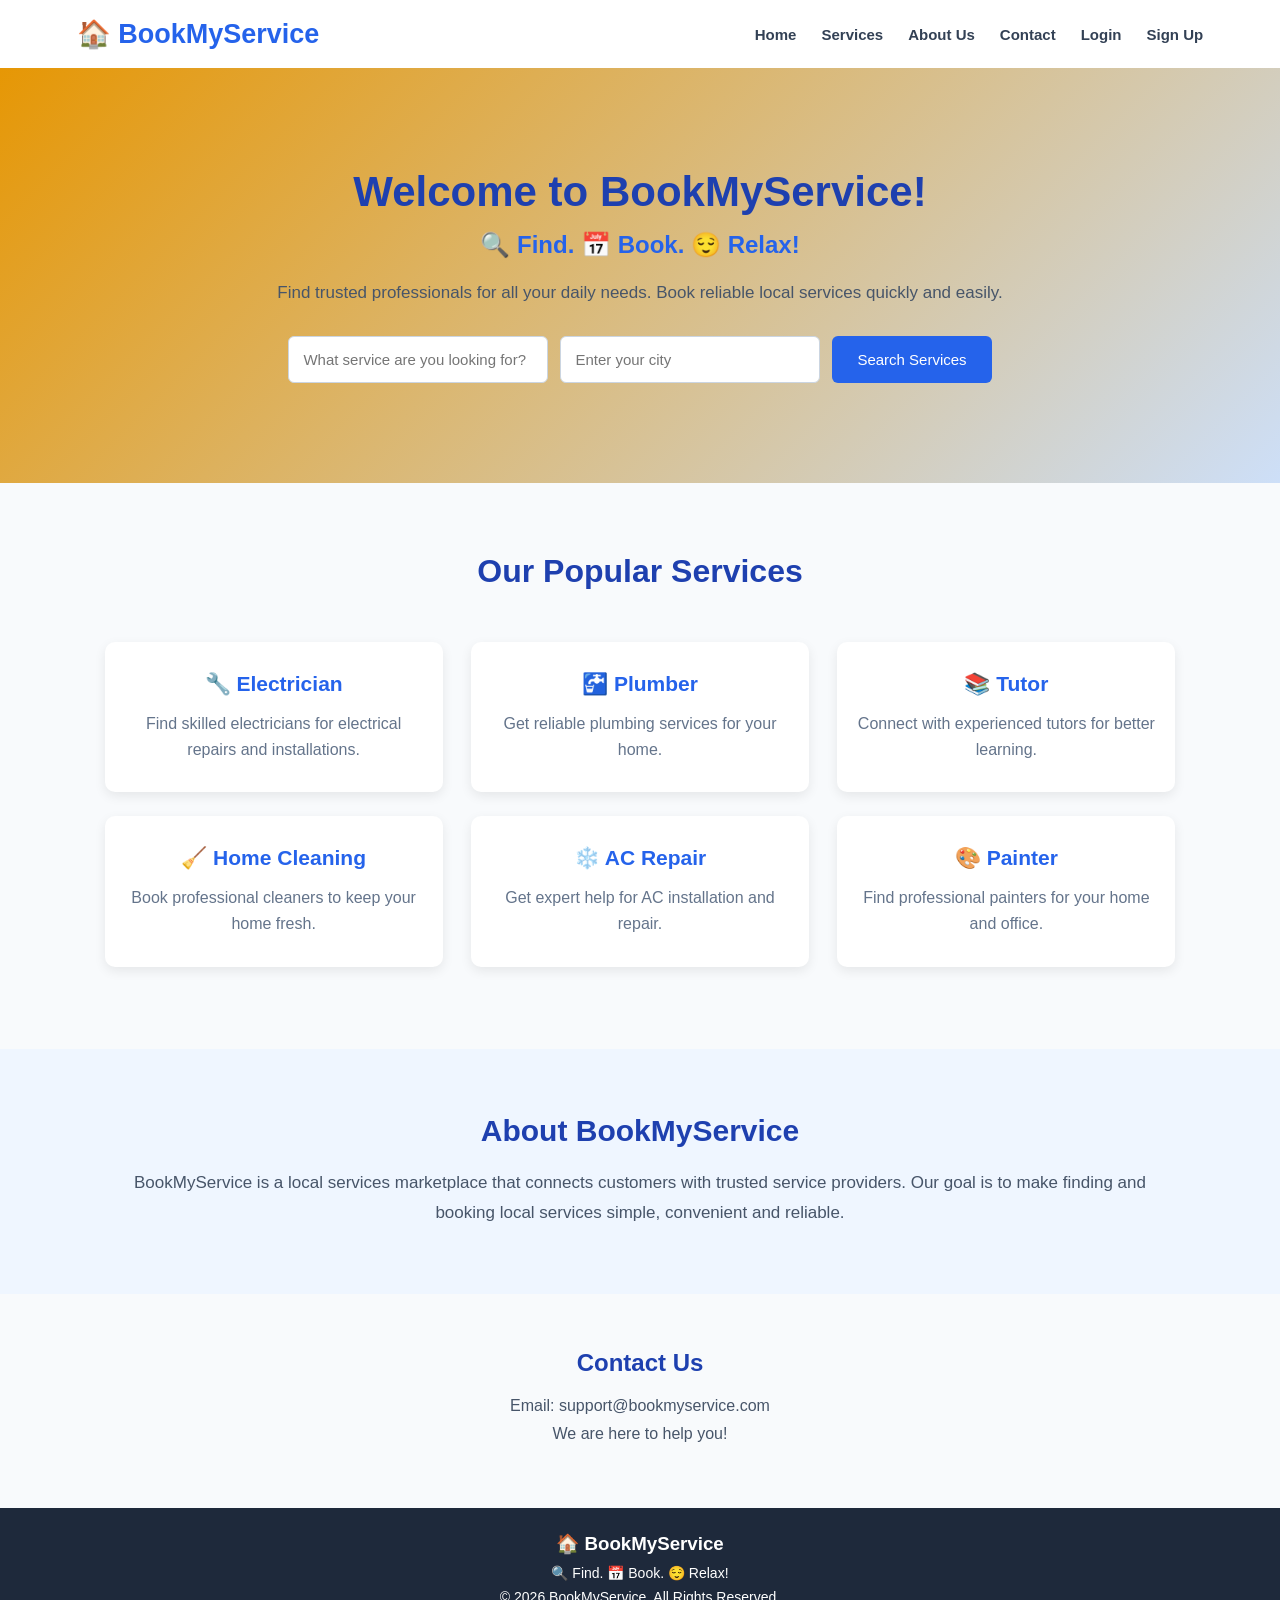
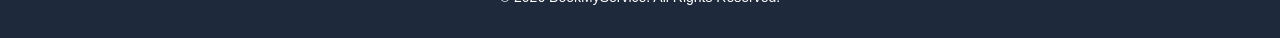
<file: HomePage.html>
<!DOCTYPE html>
<html lang="en">

<head>
    <meta charset="UTF-8">
    <meta name="viewport" content="width=device-width, initial-scale=1.0">
    <title>BookMyService | Home</title>
    <link rel="stylesheet" href="HomePage.css">
</head>

<body>

    <!-- Navigation Bar -->
    <header>
        <h1>🏠 BookMyService</h1>

        <nav>
            <a href="HomePage.html">Home</a>
            <a href="Services.html">Services</a>
            <a href="#about">About Us</a>
            <a href="#contact">Contact</a>
            <a href="login.html">Login</a>
            <a href="SignUp.html">Sign Up</a>
        </nav>
    </header>

    <!-- Hero Section -->
    <main>

        <section id="home">
            <h2>Welcome to BookMyService!</h2>

            <h3>🔍 Find. 📅 Book. 😌 Relax!</h3>

            <p>
                Find trusted professionals for all your daily needs.
                Book reliable local services quickly and easily.
            </p>

            <form>
                <input type="text" placeholder="What service are you looking for?">

                <input type="text" placeholder="Enter your city">

                <button type="submit">Search Services</button>
            </form>
        </section>

        <!-- Services Section -->
        <section id="services">

            <h2>Our Popular Services</h2>

            <article>
                <h3>🔧 Electrician</h3>
                <p>Find skilled electricians for electrical repairs and installations.</p>
            </article>

            <article>
                <h3>🚰 Plumber</h3>
                <p>Get reliable plumbing services for your home.</p>
            </article>

            <article>
                <h3>📚 Tutor</h3>
                <p>Connect with experienced tutors for better learning.</p>
            </article>

            <article>
                <h3>🧹 Home Cleaning</h3>
                <p>Book professional cleaners to keep your home fresh.</p>
            </article>

            <article>
                <h3>❄️ AC Repair</h3>
                <p>Get expert help for AC installation and repair.</p>
            </article>

            <article>
                <h3>🎨 Painter</h3>
                <p>Find professional painters for your home and office.</p>
            </article>

        </section>

        <!-- About Section -->
        <section id="about">
            <h2>About BookMyService</h2>

            <p>
                BookMyService is a local services marketplace that connects
                customers with trusted service providers.
                Our goal is to make finding and booking local services
                simple, convenient and reliable.
            </p>
        </section>

        <!-- Contact Section -->
        <section id="contact">
            <h2>Contact Us</h2>

            <p>Email: support@bookmyservice.com</p>
            <p>We are here to help you!</p>
        </section>

    </main>

    <!-- Footer -->
    <footer>
        <h3>🏠 BookMyService</h3>
        <p>🔍 Find. 📅 Book. 😌 Relax!</p>
        <p>© 2026 BookMyService. All Rights Reserved.</p>
    </footer>

</body>
</html>
</file>
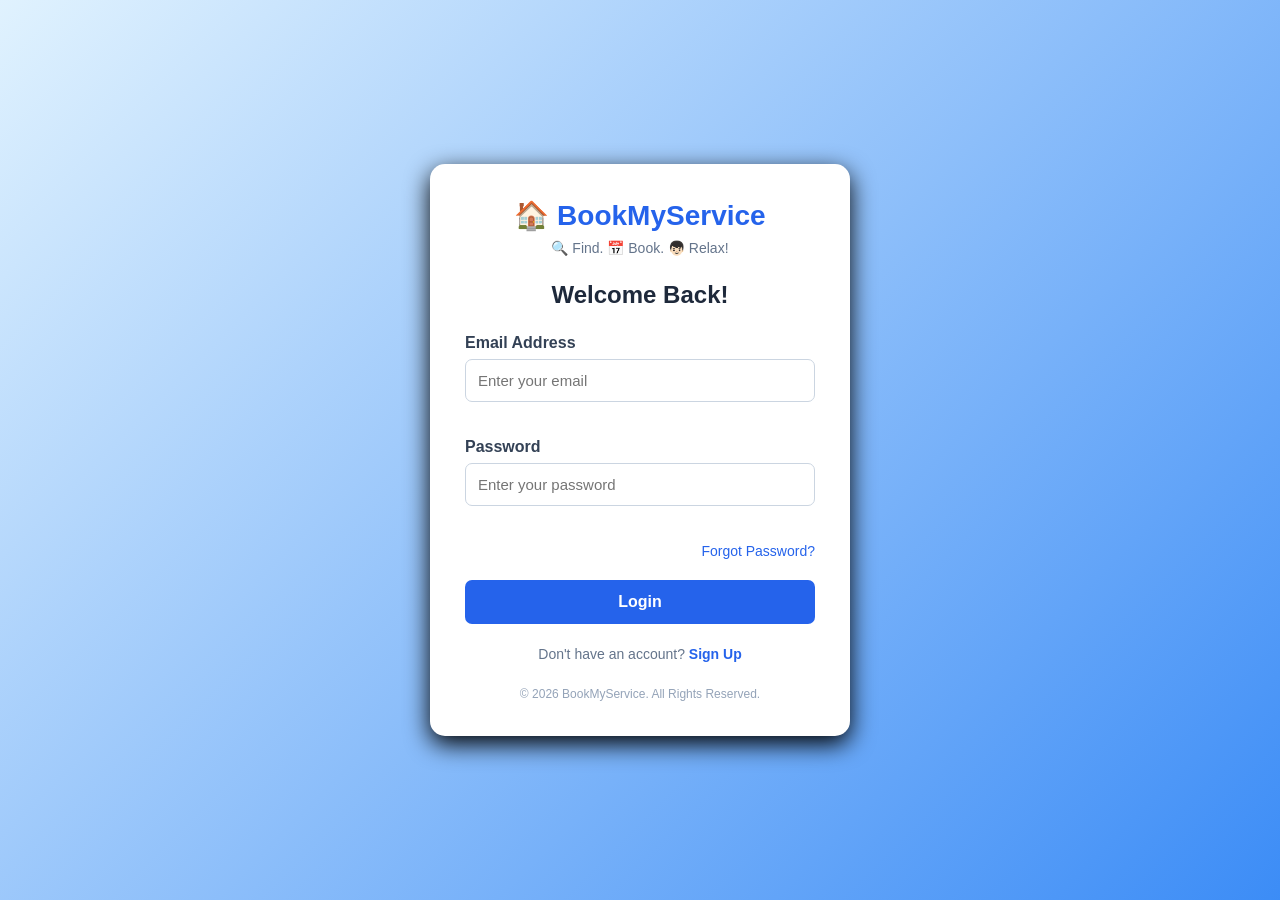
<file: login.html>
<!DOCTYPE html>
<html lang="en">
<head>
    <meta charset="UTF-8">
    <meta name="viewport" content="width=device-width, initial-scale=1.0">
    <title>BookMyService | Login</title>
    <link rel="stylesheet" href="login.css">
</head>
<body>

    <div class="login-container">

        <div class="logo">
            <h1>🏠 BookMyService</h1>
            <p>🔍 Find. 📅 Book. 👦🏻 Relax!</p>
        </div>

        <h2>Welcome Back!</h2>

        <form action="#" method="POST">

            <div class="input-group">
                <label for="email">Email Address</label>
                <input type="email" id="email"
                       placeholder="Enter your email" required>
            </div><br>

            <div class="input-group">
                <label for="password">Password</label>
                <input type="password" id="password"
                       placeholder="Enter your password" required>
            </div><br>

            <div class="forgot-password">
                <a href="#">Forgot Password?</a>
            </div>

            <button type="submit" class="login-btn">
                Login
            </button>

        </form>

        <div class="signup">
            Don't have an account?
            <a href="signup.html">Sign Up</a>
        </div>

        <div class="footer">
            © 2026 BookMyService. All Rights Reserved.
        </div>

    </div>

</body>
</html>
</file>
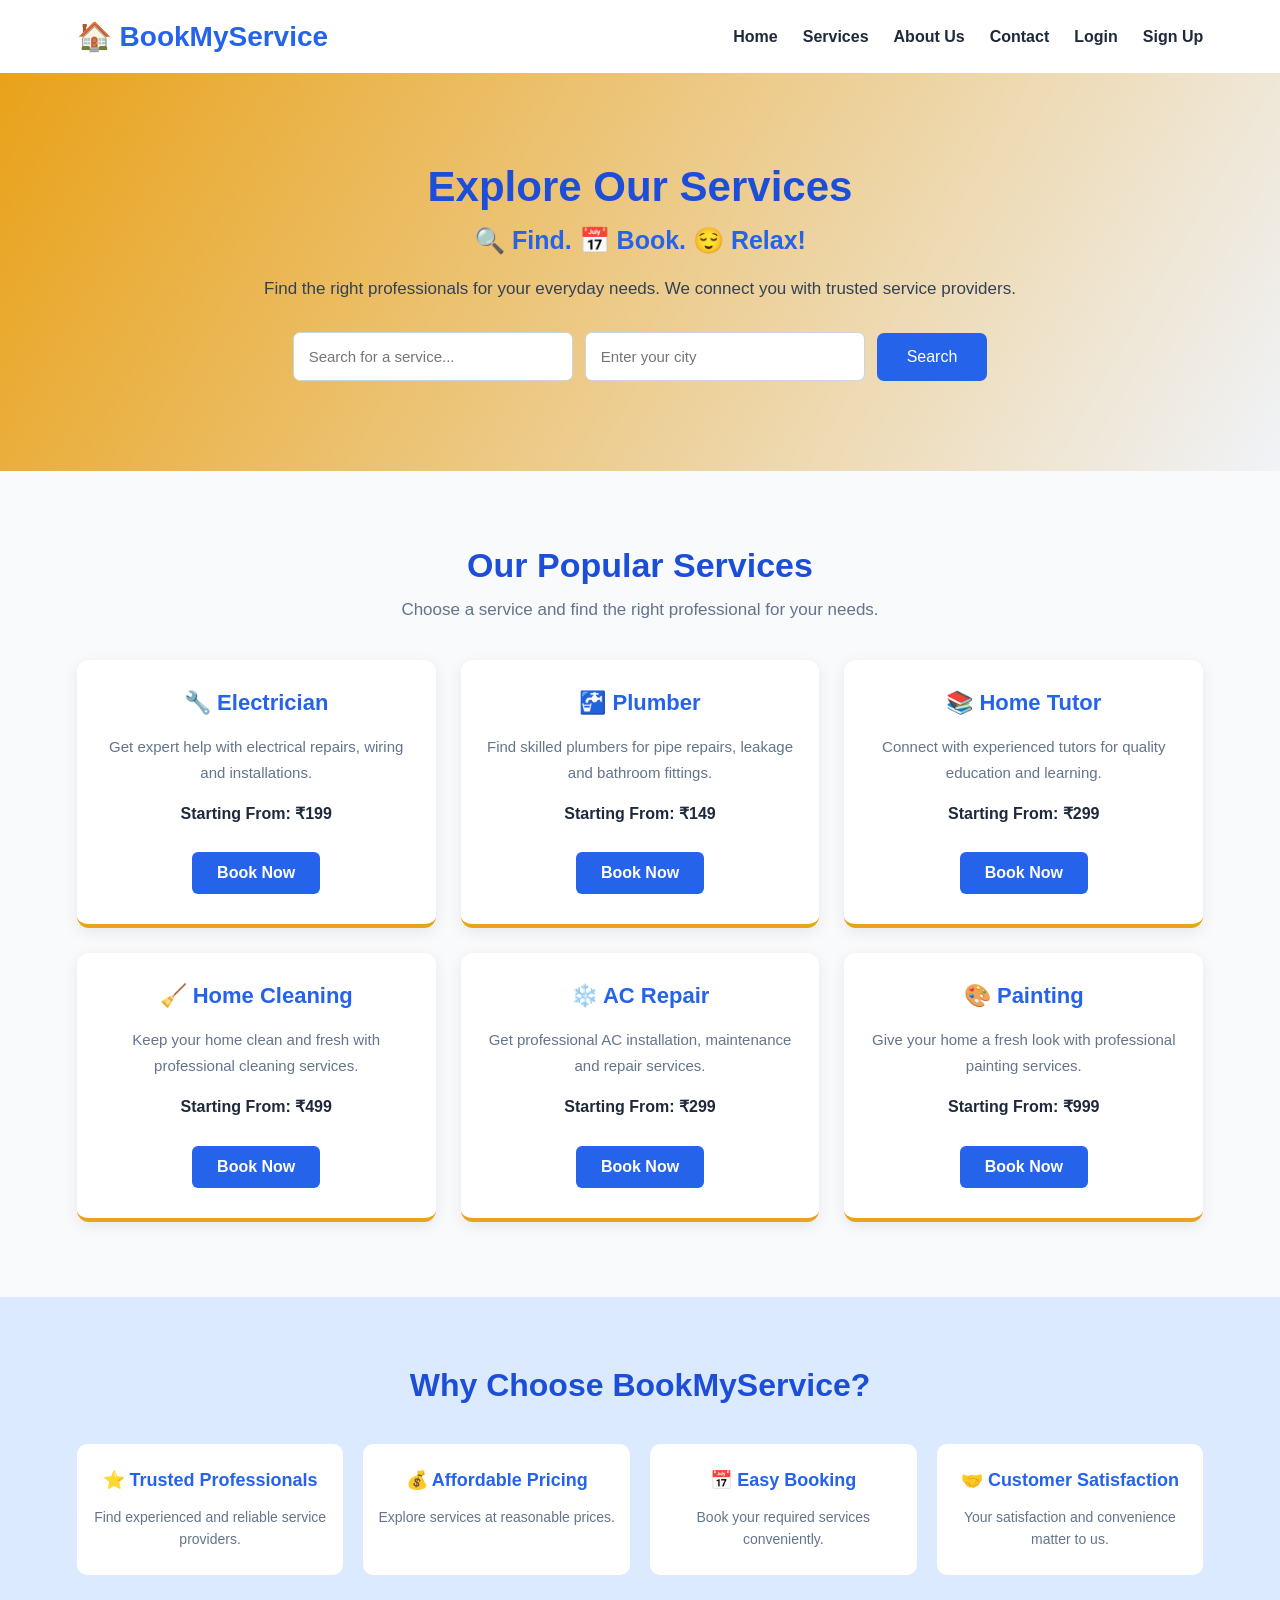
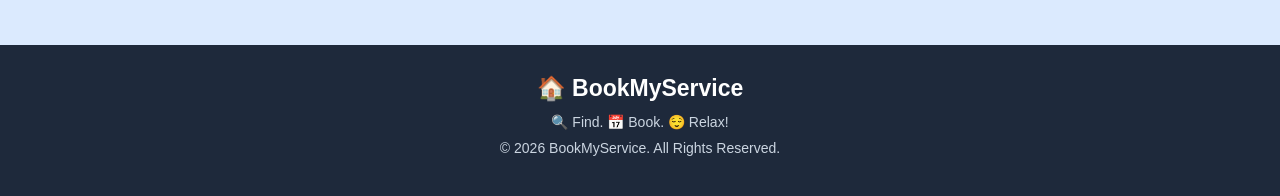
<file: Services.html>
<!DOCTYPE html>
<html lang="en">

<head>
    <meta charset="UTF-8">
    <meta name="viewport" content="width=device-width, initial-scale=1.0">

    <title>BookMyService | Our Services</title>

    <link rel="stylesheet" href="Services.css">
</head>

<body>

    <!-- Header Section -->
    <header>

        <h1>🏠 BookMyService</h1>

        <nav>
            <a href="HomePage.html">Home</a>
            <a href="Services.html">Services</a>
            <a href="HomePage.html#about">About Us</a>
            <a href="HomePage.html#contact">Contact</a>
            <a href="login.html">Login</a>
            <a href="SignUp.html">Sign Up</a>
        </nav>

    </header>


    <!-- Main Section -->
    <main>

        <!-- Hero Section -->
        <section id="service-hero">

            <h2>Explore Our Services</h2>

            <h3>🔍 Find. 📅 Book. 😌 Relax!</h3>

            <p>
                Find the right professionals for your everyday needs.
                We connect you with trusted service providers.
            </p>

            <form action="#" method="get">

                <input type="text"
                    name="service"
                    placeholder="Search for a service...">

                <input type="text"
                    name="city"
                    placeholder="Enter your city">

                <button type="submit">Search</button>

            </form>

        </section>


        <!-- Popular Services -->
        <section id="services">

            <h2>Our Popular Services</h2>

            <p>Choose a service and find the right professional for your needs.</p>


            <div class="service-container">

                <!-- Electrician -->
                <article class="service-card">

                    <h3>🔧 Electrician</h3>

                    <p>
                        Get expert help with electrical repairs,
                        wiring and installations.
                    </p>

                    <p><strong>Starting From: ₹199</strong></p>

                    <a href="booking.html">Book Now</a>

                </article>


                <!-- Plumber -->
                <article class="service-card">

                    <h3>🚰 Plumber</h3>

                    <p>
                        Find skilled plumbers for pipe repairs,
                        leakage and bathroom fittings.
                    </p>

                    <p><strong>Starting From: ₹149</strong></p>

                    <a href="booking.html">Book Now</a>

                </article>


                <!-- Tutor -->
                <article class="service-card">

                    <h3>📚 Home Tutor</h3>

                    <p>
                        Connect with experienced tutors
                        for quality education and learning.
                    </p>

                    <p><strong>Starting From: ₹299</strong></p>

                    <a href="booking.html">Book Now</a>

                </article>


                <!-- Cleaning -->
                <article class="service-card">

                    <h3>🧹 Home Cleaning</h3>

                    <p>
                        Keep your home clean and fresh
                        with professional cleaning services.
                    </p>

                    <p><strong>Starting From: ₹499</strong></p>

                    <a href="booking.html">Book Now</a>

                </article>


                <!-- AC Repair -->
                <article class="service-card">

                    <h3>❄️ AC Repair</h3>

                    <p>
                        Get professional AC installation,
                        maintenance and repair services.
                    </p>

                    <p><strong>Starting From: ₹299</strong></p>

                    <a href="booking.html">Book Now</a>

                </article>


                <!-- Painting -->
                <article class="service-card">

                    <h3>🎨 Painting</h3>

                    <p>
                        Give your home a fresh look
                        with professional painting services.
                    </p>

                    <p><strong>Starting From: ₹999</strong></p>

                    <a href="booking.html">Book Now</a>

                </article>

            </div>

        </section>


        <!-- Why Choose Us -->
        <section id="why-choose-us">

            <h2>Why Choose BookMyService?</h2>

            <div class="features">

                <article>
                    <h3>⭐ Trusted Professionals</h3>
                    <p>Find experienced and reliable service providers.</p>
                </article>

                <article>
                    <h3>💰 Affordable Pricing</h3>
                    <p>Explore services at reasonable prices.</p>
                </article>

                <article>
                    <h3>📅 Easy Booking</h3>
                    <p>Book your required services conveniently.</p>
                </article>

                <article>
                    <h3>🤝 Customer Satisfaction</h3>
                    <p>Your satisfaction and convenience matter to us.</p>
                </article>

            </div>

        </section>

    </main>


    <!-- Footer -->
    <footer>

        <h3>🏠 BookMyService</h3>

        <p>🔍 Find. 📅 Book. 😌 Relax!</p>

        <p>
            © 2026 BookMyService. All Rights Reserved.
        </p>

    </footer>

</body>

</html>
</file>
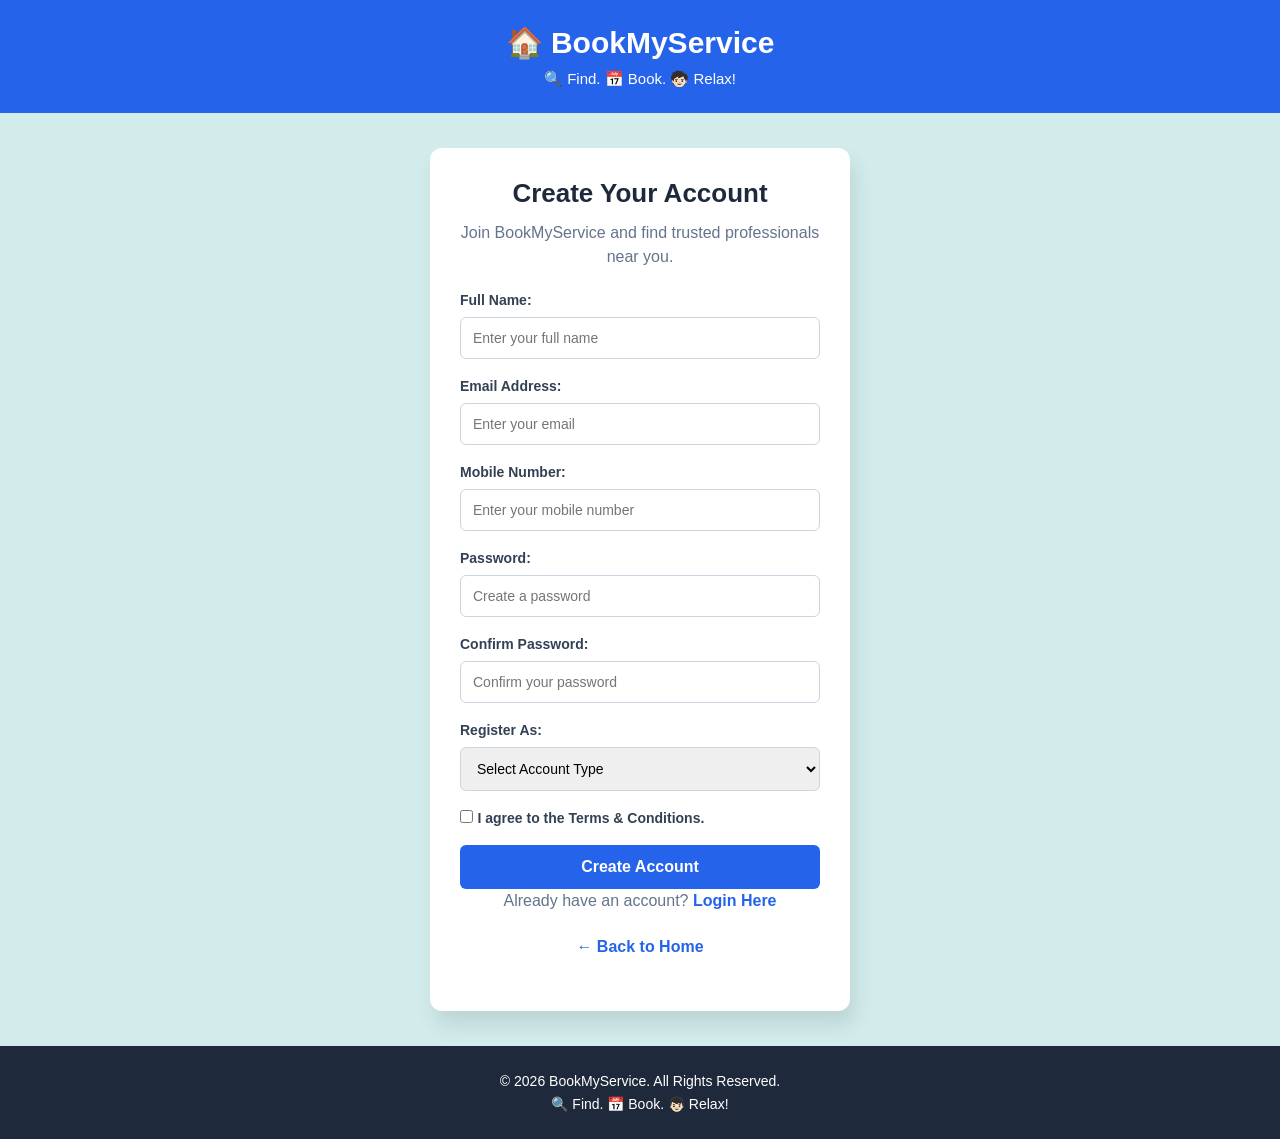
<file: SignUp.html>
<!DOCTYPE html>
<html lang="en">

<head>
    <meta charset="UTF-8">
    <meta name="viewport" content="width=device-width, initial-scale=1.0">
    <title>BookMyService | Sign Up</title>

    <link rel="stylesheet" href="SignUp.css">
</head>

<body>

    <!-- Header -->
    <header>
        <h1>🏠 BookMyService</h1>
        <p>🔍 Find. 📅 Book. 🧒🏻 Relax!</p>
    </header>

    <!-- Signup Section -->
    <main>

        <h2>Create Your Account</h2>

        <p>Join BookMyService and find trusted professionals near you.</p>

        <form action="#" method="POST">

            <!-- Full Name -->
            <label for="fullname">Full Name:</label><br>
            <input type="text" id="fullname" name="fullname"
                placeholder="Enter your full name" required>
            <br><br>

            <!-- Email -->
            <label for="email">Email Address:</label><br>
            <input type="email" id="email" name="email"
                placeholder="Enter your email" required>
            <br><br>

            <!-- Mobile Number -->
            <label for="mobile">Mobile Number:</label><br>
            <input type="tel" id="mobile" name="mobile"
                placeholder="Enter your mobile number"
                pattern="[0-9]{10}" required>
            <br><br>

            <!-- Password -->
            <label for="password">Password:</label><br>
            <input type="password" id="password" name="password"
                placeholder="Create a password" required>
            <br><br>

            <!-- Confirm Password -->
            <label for="confirm-password">Confirm Password:</label><br>
            <input type="password" id="confirm-password"
                name="confirm-password"
                placeholder="Confirm your password" required>
            <br><br>

            <!-- Account Type -->
            <label for="role">Register As:</label><br>
            <select id="role" name="role" required>
                <option value="">Select Account Type</option>
                <option value="customer">Customer</option>
                <option value="provider">Service Provider</option>
            </select>
            <br><br>

            <!-- Terms and Conditions -->
            <input type="checkbox" id="terms" name="terms" required>
            <label for="terms">
                I agree to the Terms & Conditions.
            </label>
            <br><br>

            <!-- Signup Button -->
            <button type="submit">Create Account</button>

        </form>

        <p>
            Already have an account?
            <a href="login.html">Login Here</a>
        </p>

        <p>
            <a href="HomePage.html">← Back to Home</a>
        </p>

    </main>

    <!-- Footer -->
    <footer>
        <p>© 2026 BookMyService. All Rights Reserved.</p>
        <p>🔍 Find. 📅 Book. 👦🏻 Relax!</p>
    </footer>

</body>
</html>
</file>
<file: HomePage.css>
* {
    margin: 0;
    padding: 0;
    box-sizing: border-box;
    font-family: Arial, sans-serif;
}

html {
    scroll-behavior: smooth;
}

body {
    background-color: #f8fafc;
    color: #1e293b;
}

header {
    background-color: white;
    padding: 18px 6%;
    display: flex;
    justify-content: space-between;
    align-items: center;
    box-shadow: 0 2px 10px rgba(0, 0, 0, 0.08);
}

header h1 {
    color: #2563eb;
    font-size: 27px;
}

nav {
    display: flex;
    align-items: center;
    gap: 25px;
}

nav a {
    text-decoration: none;
    color: #334155;
    font-size: 15px;
    font-weight: bold;
    transition: 0.3s;
}

nav a:hover {
    color: #2563eb;
}

#home {
    text-align: center;
    padding: 100px 20px;
    background: linear-gradient(135deg, #e69705, #cddff8);
}

#home h2 {
    font-size: 42px;
    color: #1e40af;
    margin-bottom: 15px;
}

#home h3 {
    font-size: 24px;
    color: #2563eb;
    margin-bottom: 20px;
}

#home p {
    font-size: 17px;
    color: #475569;
    margin-bottom: 30px;
    line-height: 1.6;
}

#home form {
    display: flex;
    justify-content: center;
    gap: 12px;
    flex-wrap: wrap;
}

#home input {
    width: 260px;
    padding: 14px;
    border: 1px solid #cbd5e1;
    border-radius: 6px;
    font-size: 15px;
}

#home button {
    padding: 14px 25px;
    background-color: #2563eb;
    color: white;
    border: none;
    border-radius: 6px;
    font-size: 15px;
    cursor: pointer;
    transition: 0.3s;
}

#home button:hover {
    background-color: #1d4ed8;
}

#services {
    padding: 70px 6%;
    text-align: center;
}

#services h2 {
    font-size: 32px;
    margin-bottom: 40px;
    color: #1e40af;
}

#services article {
    display: inline-block;
    width: 30%;
    min-width: 250px;
    background-color: white;
    padding: 30px 20px;
    margin: 12px;
    border-radius: 10px;
    box-shadow: 0 4px 12px rgba(0, 0, 0, 0.08);
    transition: 0.3s;
}

#services article:hover {
    transform: translateY(-8px);
    box-shadow: 0 8px 20px rgba(0, 0, 0, 0.12);
}

#services article h3 {
    color: #2563eb;
    margin-bottom: 15px;
    font-size: 21px;
}

#services article p {
    color: #64748b;
    line-height: 1.6;
}

#about {
    padding: 65px 10%;
    text-align: center;
    background-color: #eff6ff;
}

#about h2 {
    color: #1e40af;
    font-size: 30px;
    margin-bottom: 20px;
}

#about p {
    font-size: 17px;
    line-height: 1.8;
    color: #475569;
}

#contact {
    padding: 55px 20px;
    text-align: center;
}

#contact h2 {
    color: #1e40af;
    margin-bottom: 20px;
}

#contact p {
    margin: 10px;
    color: #475569;
}

footer {
    background-color: #1e293b;
    color: white;
    text-align: center;
    padding: 25px;
}

footer h3 {
    margin-bottom: 10px;
}

footer p {
    margin: 8px;
    font-size: 14px;
}

@media (max-width: 768px) {

    header {
        flex-direction: column;
        gap: 20px;
    }

    nav {
        flex-wrap: wrap;
        justify-content: center;
        gap: 15px;
    }

    #home h2 {
        font-size: 30px;
    }

    #services article {
        width: 90%;
    }

    #home input {
        width: 90%;
    }
}
</file>
<file: login.css>
* {
    margin: 0;
    padding: 0;
    box-sizing: border-box;
    font-family: Arial, sans-serif;
}

body {
    min-height: 100vh;
    display: flex;
    justify-content: center;
    align-items: center;
    background: linear-gradient(135deg, #e0f2fe, #0a6ff4cb);
}

.login-container {
    width: 90%;
    max-width: 420px;
    background: white;
    padding: 35px;
    border-radius: 15px;
    box-shadow: 0 8px 25px rgb(0, 0, 0);
}

.logo {
    text-align: center;
    margin-bottom: 25px;
}

.logo h1 {
    color: #2563eb;
    font-size: 28px;
}

.logo p {
    color: #64748b;
    margin-top: 8px;
    font-size: 14px;
}

h2 {
    text-align: center;
    margin-bottom: 25px;
    color: #1e293b;
}

.input-group {
    margin-bottom: 18px;
}

label {
    display: block;
    margin-bottom: 7px;
    color: #334155;
    font-weight: bold;
}

input {
    width: 100%;
    padding: 12px;
    border: 1px solid #cbd5e1;
    border-radius: 7px;
    outline: none;
    font-size: 15px;
}

input:focus {
    border-color: #2563eb;
}

.forgot-password {
    text-align: right;
    margin-bottom: 20px;
}

.forgot-password a {
    color: #2563eb;
    text-decoration: none;
    font-size: 14px;
}

.login-btn {
    width: 100%;
    padding: 13px;
    background: #2563eb;
    color: white;
    border: none;
    border-radius: 7px;
    font-size: 16px;
    font-weight: bold;
    cursor: pointer;
}

.login-btn:hover {
    background: #1d4ed8;
}

.signup {
    text-align: center;
    margin-top: 22px;
    color: #64748b;
    font-size: 14px;
}

.signup a {
    color: #2563eb;
    text-decoration: none;
    font-weight: bold;
}

.footer {
    text-align: center;
    margin-top: 25px;
    color: #94a3b8;
    font-size: 12px;
}
</file>
<file: Services.css>
/* =========================
   GENERAL STYLING
========================= */

* {
    margin: 0;
    padding: 0;
    box-sizing: border-box;
    font-family: Arial, sans-serif;
}

html {
    scroll-behavior: smooth;
}

body {
    background-color: #F8FAFC;
    color: #1E293B;
}


/* =========================
   HEADER SECTION
========================= */

header {
    background-color: #FFFFFF;
    padding: 20px 6%;
    display: flex;
    justify-content: space-between;
    align-items: center;
    box-shadow: 0 2px 10px rgba(0, 0, 0, 0.08);
}

header h1 {
    color: #2563EB;
    font-size: 28px;
}

nav {
    display: flex;
    align-items: center;
    gap: 25px;
}

nav a {
    text-decoration: none;
    color: #1E293B;
    font-size: 16px;
    font-weight: bold;
    transition: 0.3s;
}

nav a:hover {
    color: #2563EB;
}


/* =========================
   HERO SECTION
========================= */

#service-hero {
    text-align: center;
    padding: 90px 20px;
    background: linear-gradient(
        120deg,
        #E9A21A,
        #F0F3F8
    );
}

#service-hero h2 {
    font-size: 42px;
    color: #1D4ED8;
    margin-bottom: 15px;
}

#service-hero h3 {
    font-size: 25px;
    color: #2563EB;
    margin-bottom: 20px;
}

#service-hero p {
    font-size: 17px;
    color: #334155;
    margin-bottom: 30px;
    line-height: 1.6;
}


/* =========================
   SEARCH FORM
========================= */

#service-hero form {
    display: flex;
    justify-content: center;
    align-items: center;
    gap: 12px;
    flex-wrap: wrap;
}

#service-hero input {
    width: 280px;
    padding: 15px;
    border: 1px solid #CBD5E1;
    border-radius: 7px;
    font-size: 15px;
    outline: none;
}

#service-hero input:focus {
    border-color: #2563EB;
}

#service-hero button {
    padding: 15px 30px;
    background-color: #2563EB;
    color: white;
    border: none;
    border-radius: 7px;
    font-size: 16px;
    cursor: pointer;
    transition: 0.3s;
}

#service-hero button:hover {
    background-color: #1D4ED8;
}


/* =========================
   SERVICES SECTION
========================= */

#services {
    padding: 75px 6%;
    text-align: center;
}

#services h2 {
    font-size: 34px;
    color: #1D4ED8;
    margin-bottom: 15px;
}

#services > p {
    color: #64748B;
    font-size: 17px;
    margin-bottom: 40px;
}


/* Service Cards Container */

.service-container {
    display: grid;
    grid-template-columns: repeat(3, 1fr);
    gap: 25px;
}


/* Individual Service Cards */

.service-card {
    background-color: #FFFFFF;
    padding: 30px 22px;
    border-radius: 12px;
    box-shadow: 0 4px 15px rgba(0, 0, 0, 0.08);
    transition: 0.3s;
    border-bottom: 4px solid #E9A21A;
}

.service-card:hover {
    transform: translateY(-8px);
    box-shadow: 0 10px 22px rgba(0, 0, 0, 0.12);
}

.service-card h3 {
    color: #2563EB;
    font-size: 22px;
    margin-bottom: 18px;
}

.service-card p {
    color: #64748B;
    font-size: 15px;
    line-height: 1.7;
    margin-bottom: 15px;
}

.service-card strong {
    color: #1E293B;
    font-size: 16px;
}


/* Book Now Button */

.service-card a {
    display: inline-block;
    margin-top: 10px;
    padding: 12px 25px;
    background-color: #2563EB;
    color: #FFFFFF;
    text-decoration: none;
    border-radius: 6px;
    font-weight: bold;
    transition: 0.3s;
}

.service-card a:hover {
    background-color: #E9A21A;
    color: #1E293B;
}


/* =========================
   WHY CHOOSE US SECTION
========================= */

#why-choose-us {
    padding: 70px 6%;
    background-color: #DBEAFE;
    text-align: center;
}

#why-choose-us h2 {
    font-size: 32px;
    color: #1D4ED8;
    margin-bottom: 40px;
}

.features {
    display: grid;
    grid-template-columns: repeat(4, 1fr);
    gap: 20px;
}

.features article {
    background-color: #FFFFFF;
    padding: 25px 15px;
    border-radius: 10px;
    transition: 0.3s;
}

.features article:hover {
    transform: translateY(-5px);
}

.features h3 {
    color: #2563EB;
    font-size: 18px;
    margin-bottom: 15px;
}

.features p {
    color: #64748B;
    font-size: 14px;
    line-height: 1.6;
}


/* =========================
   FOOTER SECTION
========================= */

footer {
    background-color: #1E293B;
    color: #FFFFFF;
    text-align: center;
    padding: 30px 20px;
}

footer h3 {
    font-size: 23px;
    margin-bottom: 12px;
}

footer p {
    font-size: 14px;
    margin: 10px;
    color: #CBD5E1;
}


/* =========================
   RESPONSIVE DESIGN
========================= */

@media (max-width: 900px) {

    .service-container {
        grid-template-columns: repeat(2, 1fr);
    }

    .features {
        grid-template-columns: repeat(2, 1fr);
    }

    header {
        flex-direction: column;
        gap: 20px;
    }

    nav {
        flex-wrap: wrap;
        justify-content: center;
    }
}


@media (max-width: 600px) {

    #service-hero h2 {
        font-size: 30px;
    }

    #service-hero h3 {
        font-size: 20px;
    }

    .service-container {
        grid-template-columns: 1fr;
    }

    .features {
        grid-template-columns: 1fr;
    }

    #service-hero input {
        width: 100%;
    }

    #service-hero form {
        flex-direction: column;
    }

    #service-hero button {
        width: 100%;
    }

    nav {
        gap: 15px;
    }

    nav a {
        font-size: 14px;
    }
}
</file>
<file: SignUp.css>
/* General Styling */
* {
    margin: 0;
    padding: 0;
    box-sizing: border-box;
    font-family: Arial, sans-serif;
}

body {
    background-color: #d2ecec;
    text-align: center;
    min-height: 100vh;
}

/* Header */
header {
    background-color: #2563eb;
    color: white;
    padding: 25px;
}

header h1 {
    font-size: 30px;
    margin-bottom: 10px;
}

header p {
    font-size: 15px;
}

/* Main Signup Container */
main {
    background-color: white;
    width: 420px;
    max-width: 90%;
    margin: 35px auto;
    padding: 30px;
    border-radius: 12px;
    box-shadow: 5px 14px 20px rgba(0, 0, 0, 0.1);
}

/* Heading */
main h2 {
    color: #1e293b;
    margin-bottom: 12px;
    font-size: 26px;
}

main > p {
    color: #64748b;
    margin-bottom: 22px;
    line-height: 1.5;
}

/* Form */
form {
    text-align: left;
}

label {
    color: #334155;
    font-weight: bold;
    font-size: 14px;
}

input:not([type="checkbox"]),
select {
    width: 100%;
    padding: 12px;
    margin-top: 8px;
    border: 1px solid #cbd5e1;
    border-radius: 6px;
    font-size: 14px;
    outline: none;
}

input:focus,
select:focus {
    border-color: #2563eb;
}

/* Checkbox */
input[type="checkbox"] {
    cursor: pointer;
    accent-color: #2563eb;
}

/* Button */
button {
    width: 100%;
    padding: 13px;
    background-color: #2563eb;
    color: white;
    border: none;
    border-radius: 6px;
    font-size: 16px;
    font-weight: bold;
    cursor: pointer;
    transition: 0.3s;
}

button:hover {
    background-color: #1d4ed8;
}

/* Links */
a {
    color: #2563eb;
    text-decoration: none;
    font-weight: bold;
}

a:hover {
    text-decoration: underline;
}

/* Footer */
footer {
    background-color: #1e293b;
    color: white;
    padding: 20px;
}

footer p {
    margin: 7px;
    font-size: 14px;
}

/* Responsive Design */
@media (max-width: 480px) {

    main {
        padding: 22px;
    }

    header h1 {
        font-size: 25px;
    }

    main h2 {
        font-size: 22px;
    }
}
</file>
